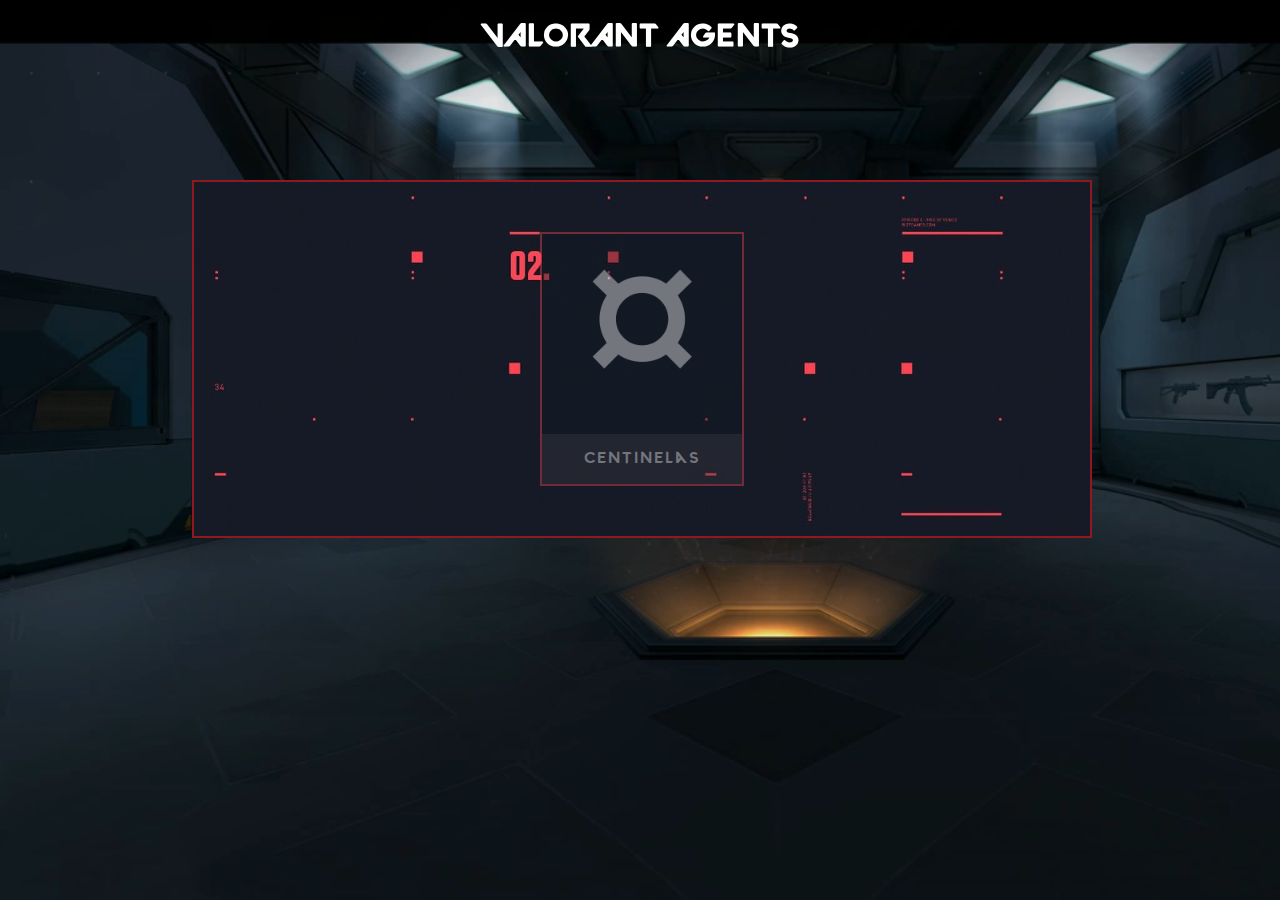
<file: index.html>
<!DOCTYPE html>
<html lang="en">
<head>
    <meta charset="UTF-8">
    <meta http-equiv="X-UA-Compatible" content="IE=edge">
    <meta name="viewport" content="width=device-width, initial-scale=1.0">
    <link rel="stylesheet" href="style.css">
    <link rel="icon" href="./images/icon.png">
    <title>Agentes</title>
</head>
<body>
    <h1>VALORANT AGENTS</h1>
    <div class="container">
        <a href="./centinelas/ceindex.html" class=" box op">
            <div class="class">
                <div class="img centinelas">
                </div>
            </div>
            <div class="bottom1">
                <p>Explora</p>
            </div>
            <div class="bottom2">
                <p>Centinelas</p>
            </div>
        </a>
    </div>
    <video src="./images/valoback.mp4" autoplay loop disablePictureInPicture></video>
</body>
</html>
</file>
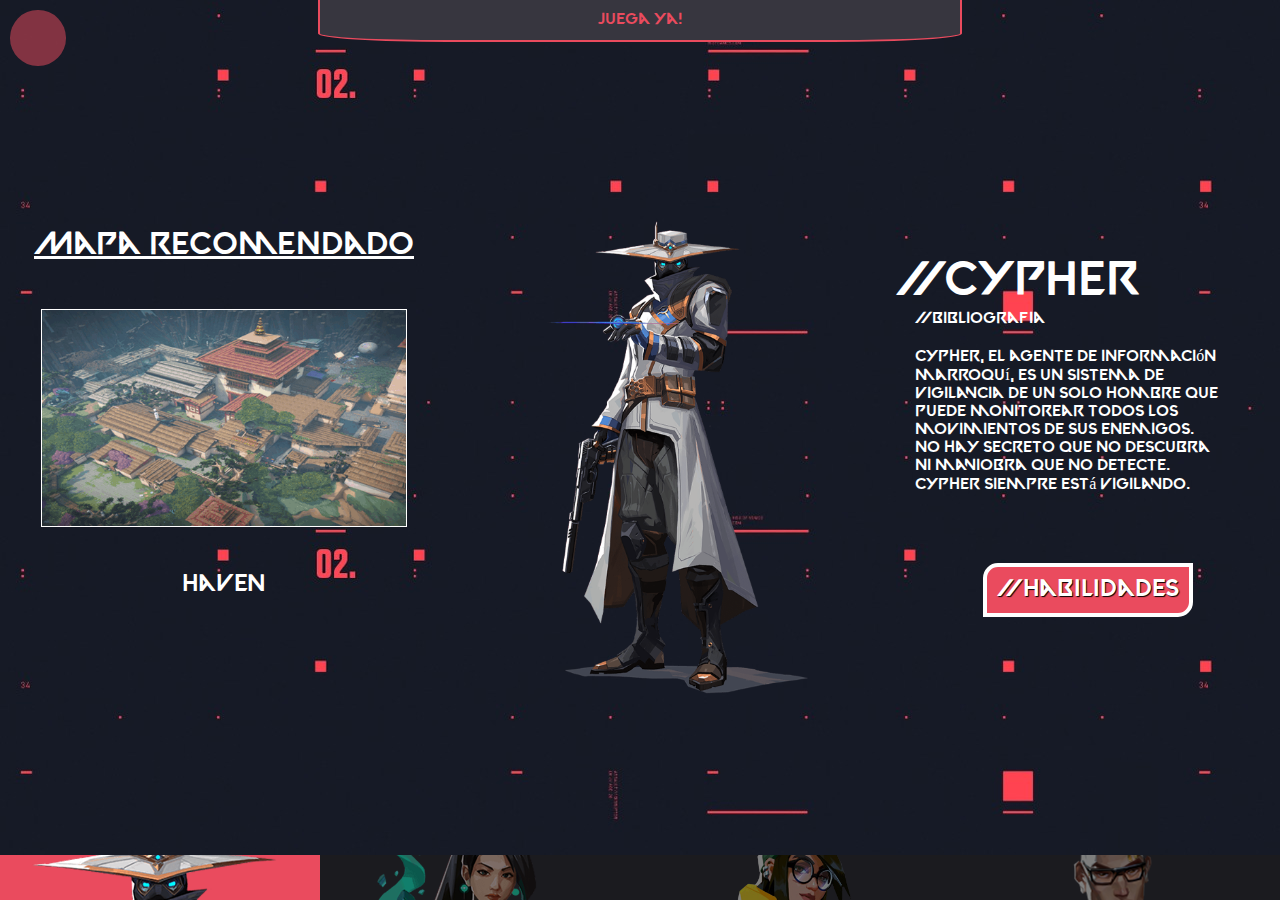
<file: centinelas/ceindex.html>
<!DOCTYPE html>
<html lang="en">
<head>
    <meta charset="UTF-8">
    <meta http-equiv="X-UA-Compatible" content="IE=edge">
    <meta name="viewport" content="width=device-width, initial-scale=1.0">
    <link rel="stylesheet" href="ceStyle.css">
    <link rel="stylesheet" href="https://use.fontawesome.com/releases/v5.15.4/css/all.css" integrity="sha384-DyZ88mC6Up2uqS4h/KRgHuoeGwBcD4Ng9SiP4dIRy0EXTlnuz47vAwmeGwVChigm" crossorigin="anonymous">
    <link rel="icon" href="../images/icon.png">
    <title>Valorant: Centinelas</title>
</head>
<body>
    <a class="back" href="../index.html"><i class="fas fa-arrow-left"></i></a>
        <a class="nav" href="https://playvalorant.com/es-es/download/" target="_blank">
            <p>Juega ya!</p>
        </a>
    <div class="container">
        <div class="box1">
            <div class="rec">
                <p>Mapa recomendado</p>
            </div>
            <div id="mapimg" class="mapimg">
            </div>
            <div id="mapnombre" class="mapnombre">
                <p>Haven</p>
            </div>
        </div>
        <!-- cypher pop -->
        <div id="popup1">
            <div id="h_1">
                    <button id="i1" class="abilityStyle"></button>
                    <button id="i2" class="abilityStyle"></button>
                    <button id="i3" class="abilityStyle"></button>
                    <button id="i4" class="abilityStyle"></button>
            </div>
            <div id="h_2">
                <div id="hvideo">
                    <video id="videocyp" autoplay loop src="https://assets.contentstack.io/v3/assets/bltb6530b271fddd0b1/blt9b7d004dc573791c/5ecad7e85e73766852c8ed8c/Cypher_C_v001_web.mp4"></video>
                </div>
                <div id="hdescripcion1">
                    <p>EQUIPA un cable trampa. DISPARA para colocar un cable trampa destructible y camuflado en la ubicación seleccionada que creará una línea entre ese lugar y la pared opuesta. Los jugadores enemigos que activen el cable trampa quedarán atados, revelados y aturdidos tras un momento si no destruyen el dispositivo a tiempo. Puedes recogerlo y VOLVER A COLOCARLO.   </p>
                </div>
            </div>
        </div>
        <!-- sage pop -->
        <div id="popup2">
            <div id="h_1">
                    <button id="s1" class="abilityStyle"></button>
                    <button id="s2" class="abilityStyle"></button>
                    <button id="s3" class="abilityStyle"></button>
                    <button id="s4" class="abilityStyle"></button>
            </div>
            <div id="h_2">
                <div id="hvideo">
                    <video id="videosage" autoplay loop src="https://assets.contentstack.io/v3/assets/bltb6530b271fddd0b1/blt4f4fdcc86da69972/5ecad872722d20585b2f4a44/Sage_Q_v001_web.mp4"></video>
                </div>
                <div id="hdescripcion2">
                    <p>EQUIPA un orbe de ralentización y DISPARA para lanzarlo. Este detonará al caer al suelo y creará un campo que permanecerá en la zona y ralentizará a los jugadores que estén dentro de él.</p>
                </div>
            </div>
        </div>
        <!-- kj popup -->
        <div id="popup3">
            <div id="h_1">
                    <button id="kj1" class="abilityStyle"></button>
                    <button id="kj2" class="abilityStyle"></button>
                    <button id="kj3" class="abilityStyle"></button>
                    <button id="kj4" class="abilityStyle"></button>
            </div>
            <div id="h_2">
                <div id="hvideo">
                    <video id="videokj" muted autoplay loop src="https://assets.contentstack.io/v3/assets/bltb6530b271fddd0b1/blt9a8fa11ac887550e/5f2203522f812a7c016f5651/AlarmBot_LowQuality.mp4"></video>
                </div>
                <div id="hdescripcion3">
                    <p>EQUIPA un Alarmabot encubierto. DISPARA para desplegar un bot que caza a los enemigos que entren en su alcance. Después de alcanzar a su objetivo, el bot explota, lo que inflige daño y aplica Vulnerable. MANTÉN PRESIONADO EQUIPAR para recuperar un bot desplegado.</p>
                </div>
            </div>
        </div>
        <!-- chamber popup -->
        <div id="popup4">
            <div id="h_1">
                    <button id="ch1" class="abilityStyle"></button>
                    <button id="ch2" class="abilityStyle"></button>
                    <button id="ch3" class="abilityStyle"></button>
                    <button id="ch4" class="abilityStyle"></button>
            </div>
            <div id="h_2">
                <div id="hvideo">
                    <video id="videochamber" autoplay loop src="https://assets.contentstack.io/v3/assets/bltb6530b271fddd0b1/bltc97eeaeb138d2155/618d9fb7867d1817d95f3b2b/VAL_broll_EP03-3_Chamber_Q.mp4"></video>
                </div>
                <div id="hdescripcion4">
                    <p>ACTÍVALA para equipar una pistola pesada. Presiona DISPARO SECUNDARIO con la pistola equipada para usar la mira.</p>
                </div>
            </div>
        </div>

        <div id="popup_fondo" onclick="popup_out()">
        </div>
        <div class="box2" id="box2">
        </div>
        <div class="box3">
            <div class="nombre" id="nombre">
                <p>//Cypher</p>
            </div>
            <div class="bibliotitulo">
                <p>//Bibliografia</p>
            </div>
            <div class="biblio" id="biblio">
                <p>Cypher, el agente de información marroquí, es un sistema de vigilancia de un solo hombre que puede monitorear todos los movimientos de sus enemigos. No hay secreto que no descubra ni maniobra que no detecte. Cypher siempre está vigilando.</p>
            </div>
            <div class="boton_habilidades botonStyle" id="btn_cypher">
                <a href="#" id="boton_cypher" onclick="cypher_hab()" >//Habilidades</a>
            </div>
            <div class="boton_habilidades2 botonStyle" id="btn_sage">
                <a href="#" id="" onclick="sage_hab()" >//Habilidades</a>
            </div>
            <div class="boton_habilidades3 botonStyle" id="btn_kj">
                <a href="#" id="" onclick="kj_hab()" >//Habilidades</a>
            </div>
            <div class="boton_habilidades4 botonStyle" id="btn_chamber">
                <a href="#" id="" onclick="chamber_hab()" >//Habilidades</a>
            </div>
        </div>
    </div>
    <footer>
        <div onclick="cypher()"  class="sel1 selStyle" id="sel1">
        </div>
        <div onclick="sage()" class="sel2 selStyle" id="sel2">
        </div>
        <div onclick="killjoy()" class="sel3 selStyle" id="sel3">
        </div>
        <div onclick="chamber()" class="sel4 selStyle" id="sel4">
        </div>
    </footer>
    <script src="../scripts/script.js"></script>
</body>
</html>
</file>
<file: style.css>
html body{
    margin: 0;
    padding: 0;
    box-sizing: border-box;
    font-family: valorantfont;
    color: white;
}

@font-face {
    font-family: valorantfont;
    src: url(./@font-face/valorantfont.ttf);
}


video{
    display: none;
}

body{
    width: 100vw;
    height: 100vh;
    background-image: url(./images/fondocelu.jpg);
}

video{
    position: fixed;
    min-width: 100%;
    min-height: 100%;
}

h1{
    width: 100%;
    font-size: 2rem;
    position: absolute;
    display: inline-block;
    text-align: center;
    color: white;
    z-index: 2;
    
}

.container{
    position: fixed;
    z-index: 1;
    display: flex;
    justify-content: space-around;
    align-items: center;
    border: 2px solid rgba(143, 24, 34, 0);
    top: 30%;
    left: 15%;
    width: 70vw;
    height: 40vh;
    background-image:none;
}

.op{
    transition: 0.3s;
    opacity: calc(0.4);
}

.op:hover{
    opacity: calc(1);
}

a{
    text-decoration: none;
    color: white;
}

.box{
    display: flex;
    flex-direction: column;
    width: 300px;
    height: 350px;
    background-color: rgba(15,25,34,255);
    border: 2px solid rgba(255,70,86,255);
}

.class{
    display: flex;
    width: 100%;
    height: 80%;

}

.img{
    display: flex;
    width: 50%;
    height: 60%;
    align-self: center;
    margin: auto;
    background-repeat: no-repeat;
    background-size: contain;
}

.centinelas{
    background-image: url(./images/centinela.png);
}

.bottom1{
    display: flex;
    width: 100%;
    height: 10%;
    background-color: rgba(26, 42, 116, 0);
    transition: 0.3s;
    justify-content: center;
    align-items: center;
}

.bottom1 p{
    display: flex;
    text-align: center;
    color: rgba(255, 255, 255, 0);
}

.op:hover > .bottom1 p{
    animation-duration: 0.8s;
    animation-name: bottom1p;
    animation-fill-mode: forwards;
}

.op:hover > .bottom1{
    animation-duration: 0.5s;
    animation-name: bottom1;
    animation-fill-mode: forwards;
}


.bottom1 p::after{
    content: " >";
    margin-left: 5px;
}

.bottom2{
    display: flex;
    letter-spacing: 2px;
    width: 100%;
    height: 20%;
    background-color: rgb(55, 54, 63);
    justify-content: center;
    align-items: center;
}

.bottom2 p{
    display: flex;
    text-align: center;
}

@keyframes bottom1{
    0% {
        background-color: rgba(55, 54, 63, 0);
        outline: 0px solid rgba(255,70,86,255);
        border-bottom: 0px solid rgba(255,70,86,255);
    }
    
    20% {
        background-color: rgba(55, 54, 63, 0);
        outline: 0px solid rgba(255,70,86,255);
        border-bottom: 0px solid rgba(255,70,86,255);
    }

    70% {
        background-color: rgba(55, 54, 63, 0);
        outline: 0px solid rgba(255,70,86,255);
        border-bottom: 0px solid rgba(255,70,86,255);
    }
    

    100% {
        background-color: rgb(55, 54, 63);
        outline: 2px solid rgba(255,70,86,255);
        border-bottom: 2px solid rgba(255,70,86,255);
    }    
}

@keyframes bottom1p{
    0% {
        color: rgba(255, 255, 255, 0);
    }
    
    20% {
        color: rgba(255, 255, 255, 0);
    }

    70% {
        color: rgba(255, 255, 255, 0);
    }
    

    100% {
        color: rgba(255, 255, 255, 255);
    }    
}

@media (min-width: 768px) {

    .container{
        position: fixed;
        z-index: 1;
        display: flex;
        justify-content: space-around;
        align-items: center;
        border: 2px solid rgb(143, 24, 34);
        top: 20%;
        left: 15%;
        width: 70vw;
        height: fit-content;
        background-image: url(./images/pattern.jpg);
    }
    
    .box{
        display: flex;
        margin: 20px 0;
        flex-direction: column;
        width: 200px;
        height: 250px;
        background-color: rgba(15,25,34,255);
        border: 2px solid rgba(255,70,86,255);
    }

}



@media (min-width: 1024px) {

    video{
        display: flex;
    }

    h1{
        width: 100%;
        font-size: 2rem;
        position: absolute;
        display: inline-block;
        text-align: center;
        color: white;
        z-index: 2;
        
    }
    
    .container{
        position: fixed;
        z-index: 1;
        display: flex;
        justify-content: space-around;
        align-items: center;
        border: 2px solid rgb(143, 24, 34);
        top: 20%;
        left: 15%;
        width: 70vw;
        height: fit-content;
        background-image: url(./images/pattern.jpg);
    }
    
    .op{
        transition: 0.3s;
        opacity: calc(0.4);
    }
    
    .op:hover{
        opacity: calc(1);
    }
    
    a{
        text-decoration: none;
        color: white;
    }
    
    .box{
        display: flex;
        margin: 50px 0;
        flex-direction: column;
        width: 300px;
        height: 350px;
        background-color: rgba(15,25,34,255);
        border: 2px solid rgba(255,70,86,255);
    }
    
    .class{
        display: flex;
        width: 100%;
        height: 80%;
    
    }
    
    .img{
        display: flex;
        width: 50%;
        height: 60%;
        align-self: center;
        margin: auto;
        background-repeat: no-repeat;
        background-size: contain;
    }
    
    .centinelas{
        background-image: url(./images/centinela.png);
    }
    
    .bottom1{
        display: flex;
        width: 100%;
        height: 10%;
        background-color: rgba(26, 42, 116, 0);
        transition: 0.3s;
        justify-content: center;
        align-items: center;
    }
    
    .bottom1 p{
        display: flex;
        text-align: center;
        color: rgba(255, 255, 255, 0);
    }
    
    .op:hover > .bottom1 p{
        animation-duration: 0.8s;
        animation-name: bottom1p;
        animation-fill-mode: forwards;
    }
    
    .op:hover > .bottom1{
        animation-duration: 0.5s;
        animation-name: bottom1;
        animation-fill-mode: forwards;
    }
    
    
    .bottom1 p::after{
        content: " >";
        margin-left: 5px;
    }
    
    .bottom2{
        display: flex;
        letter-spacing: 2px;
        width: 100%;
        height: 20%;
        background-color: rgb(55, 54, 63);
        justify-content: center;
        align-items: center;
    }
    
    .bottom2 p{
        display: flex;
        text-align: center;
    }

}

@media (min-width: 1024px) {

    .container{
        position: fixed;
        z-index: 1;
        display: flex;
        justify-content: space-around;
        align-items: center;
        border: 2px solid rgb(143, 24, 34);
        top: 20%;
        left: 15%;
        width: 70vw;
        height: fit-content;
        background-image: url(./images/pattern.jpg);
    }
    
    .box{
        display: flex;
        margin: 50px 0;
        flex-direction: column;
        width: 200px;
        height: 250px;
        background-color: rgba(15,25,34,255);
        border: 2px solid rgba(255,70,86,255);
    }

}

@media (min-width: 1440px){

    .container{
        top: 30%;
    }

}
</file>
<file: centinelas/ceStyle.css>
@font-face {
        font-family: Valorant;
        src: url(../@font-face/valorantfont.ttf);
    }
    
    html body{
        width: 100vw;
        height: fit-content;
        box-sizing: border-box;
        margin: 0;
        padding: 0;
        background-image: url(../images/pattern.jpg);
        font-family: Valorant;
        color: white;
    }
    
    .back{
        display: flex;
        position: fixed;
        color: white;
        font-size: 1.5rem;
        align-items: center;
        justify-content: center;
        text-decoration: none;
        padding: 1%;
        margin: 10px;
        width: 30px;
        height: 30px;
        transition: 0.2s;
        background-color: rgba(234, 75, 94, 0.513);
        border-radius: 50%;
    }
    

    .container{
        display: flex;
        flex-direction: column;
        width: 100%;
        height: 90%;
        justify-content: space-between;
    }

    .box1{
        display: flex;
        flex-direction: column;
        margin: auto;
        height: fit-content;
        width: 90%;
        height: 300px;
        text-align: center;
        order: 3;
        height: fit-content;
        margin-bottom:75px;
    }

    .rec{
        display: flex;
        font-size: 2rem;
        height: fit-content;
        text-decoration: white underline;
        align-self: center;
        text-align: center;
    }

    .mapimg{
        height: 150px;
        background-color: #fff;
        display: flex;
        width: 95%;
        border: 1px solid white;
        background-image: url(../images/haven.png);
        background-position: center;
        background-size: cover;
        transition: 0.5s;
    }

    .mapnombre{
        font-size: 1.7rem;
        margin: 27px 0;
    }

    .box2{
        display: flex;
        margin-top: 5vh;
        width: 350px;
        order: 1;
        height: 500px;
        margin: auto;
        background-image: url(../images/cypher.png);
        background-position: center;
        background-repeat: no-repeat;
        background-size: contain;
        transition: 0.3s;
    }

    .box3{
        display: flex;
        margin-top: 10px;
        height: fit-content;
        width: 100%;
        display: flex;
        flex-direction: column;
        justify-content: center;
        order: 2;
        text-align: center;
    }
    
    footer{
        display: flex;
        bottom: 0;
        position: fixed;
        background-color: black;
        width: 100%;
        height: 7%;
        margin:0;
    }

    .selStyle{
        display: flex;
        width: 25%;
        height: 100%;
        background-size: cover;
        background-position: center;
        transition: 0.3s;
    }
    
    .sel1{
        background-image: url(../images/cypher2.png);
        background-color: rgb(234,75,94);
    }
    
    .sel2{
        background-image: url(../images/sage2.png);
        background-color: rgb(55, 54, 63);
        opacity: 0.5;
    }
    
    .sel3{
        background-image: url(../images/killjoy2.png);
        background-color: rgb(55, 54, 63);
        opacity: 0.5;
    }
    
    .sel4{
        background-image: url(../images/chamber2.png);
        background-color: rgb(55, 54, 63);
        opacity: 0.5;
    }

    .nombre{
        width: 100%;
        margin-left: 0%;
        font-size: 3rem;
        justify-content: center;
        margin:0;
    }

    .nombre p{
        margin: auto;
    }

    .nav{
        display: flex;
        width: 50%;
        height: 40px;
        margin: auto;
        margin-bottom: 10px;
        background-color: rgb(55, 54, 63);
        border-bottom-left-radius: 20%;
        border-bottom-right-radius: 20%;
        border: 2px solid rgb(234,75,94);
        border-top: 0px;
        justify-content: center;
        align-items: center;
    }

    .nav{
        font-size: 1rem;
        display: flex;
        color: rgb(234,75,94);
        text-decoration: none;
        transition: 0.2s;
    }

        
    .nav:hover{
        transform: scale(1.1);
    }


    .botonStyle{
        display: flex;
        margin-top: 5vh;
        height: fit-content;
        width: fit-content;
        padding: 10px;
        border-top-left-radius: 15px;
        border-bottom-right-radius: 15px;
        justify-self: center;
        align-self: center;
        margin: 50px;
    }

    .botonStyle:hover{
        background-color: rgb(186, 56, 71);
    }
 

    .botonStyle a{
        display: flex;
        width: 100%;
        height: 100%;
        font-size: 1.5rem;
        font-style: none;
        color: rgb(255, 255, 255);
        justify-content: center;
        align-items: center;
        text-shadow: rgb(0, 0, 0) 1px 1px 1px;
        text-decoration: none;
    }


    .boton_habilidades{
        background-color: rgb(234,75,94);
        border: 4px solid rgb(255, 255, 255);
    }
    

    
    .boton_habilidades2{
        display: none;
        background-color: rgb(234,75,94);
        border: 4px solid rgb(255, 255, 255);
    }
    
    
    .boton_habilidades3{
        display: none;
        background-color: rgb(234,75,94);
        border: 4px solid rgb(255, 255, 255);
    }
    
    
    .boton_habilidades4{
        display: none;
        background-color: rgb(234,75,94);
        border: 4px solid rgb(255, 255, 255);
    }
    

    .biblio{
        display: flex;
        width: 100%;
        margin-left: 5%;
        margin-bottom: 5%;
        font-size: 1rem;
        text-align: start;
        margin: auto;
    }

    .bibliotitulo{
        display: flex;
        font-size: 1.5rem;
        margin-left: 30px;
    }
    
    .biblio{
        display: flex;
        width: 80%;
        height: fit-content;
        font-size: 1rem;
        justify-self: center;
    }

    #popup_fondo{
        display: none;
        margin-top: -50px;
        position: fixed;
        background-color: rgba(0, 0, 0, 0.452);
        width: 100%;
        height: 100vh;
        z-index: 1;
    }

    #popup1,
    #popup2,
    #popup3,
    #popup4{
        position: fixed;
        display: none;
        width: 80vw;
        height: fit-content;
        background-color: rgb(31, 25, 25);
        border: 4px solid rgb(255, 255, 255);
        border-top-left-radius: 20px;
        border-bottom-right-radius: 20px;
        z-index: 10;
        align-items: center;
        justify-content: space-evenly;
        flex-direction: column;
        flex-flow: column-reverse;
        align-self: center;
    }

    #hdescripcion1,
    #hdescripcion2,
    #hdescripcion3,
    #hdescripcion4{
        display: flex;
        justify-content: center;
        align-items: center;
        text-align: center;
        width: 90%;
        background-color: rgb(98, 85, 85);
        font-size: 0.6rem;
        border: 3px solid rgb(255, 255, 255);
        border-top-left-radius: 20px;
        border-bottom-right-radius: 20px;
        padding: 10px;
        height: fit-content;
        margin: 25px 0;
    }

    #hvideo{
        width: fit-content;
        height: fit-content;
        background-image:none;
        margin-top: 1vh;
    }

    video{
        width: 100%;
        height: 100%;
        border: 2px solid white;
        border-top-left-radius: 20px;
        border-bottom-right-radius: 20px;
        
    }

    #h_2{
        display: flex;
        flex-direction: column;
        width: 90%;
        height: 80%;
        background-color: rgb(31, 25, 25);
        justify-content: space-evenly;
        align-items: center;
    }

    #h_1{
        display: flex;
        flex-direction: row;
        width: 90%;
        height: 100px;
        justify-content: space-between;
    }

    .abilityStyle{
        width: 60px;
        height: 60px;
        background-position: center;
        background-repeat: no-repeat;
        border: 1px solid black;
        background-size: 50%;
    }
    
    #i1{
        background-image: url(../images/icons/cypher/c.png);
        background-color: rgb(234,75,94);
    }
    
    #i2{
        background-image: url(../images/icons/cypher/q.png);
        background-color: rgb(46, 38, 38);
    }
    
    #i3{
        background-image: url(../images/icons/cypher/e.png);
        background-color: rgb(46, 38, 38);
    }
    
    #i4{
        background-image: url(../images/icons/cypher/x.png);
        background-color: rgb(46, 38, 38);
    }

    #s1{
        background-image: url(../images/icons/sage/bola.png);
        background-color: rgb(234,75,94);
    }
    
    #s2{
        background-image: url(../images/icons/sage/cura.png);
        background-color: rgb(46, 38, 38);
    }
    
    #s3{
        background-image: url(../images/icons/sage/muro.png);
        background-color: rgb(46, 38, 38);
    }
    
    #s4{
        background-image: url(../images/icons/sage/ult.png);
        background-color: rgb(46, 38, 38);
    }

    #kj1{
        background-image: url(../images/icons/kj/killjoy_q.png);
        background-color: rgb(234,75,94);
    }
    
    #kj2{
        background-image: url(../images/icons/kj/Turret.png);
        background-color: rgb(46, 38, 38);
    }
    
    #kj3{

        background-image: url(../images/icons/kj/nano.png);
        background-color: rgb(46, 38, 38);
    }
    
    #kj4{
        background-image: url(../images/icons/kj/Lockdown.png);
        background-color: rgb(46, 38, 38);
    }


    #ch1{
        background-image: url(../images/icons/chamber/chambq.png);
        background-color: rgb(234,75,94);
    }
    
    #ch2{
        background-image: url(../images/icons/chamber/tp.png);
        background-color: rgb(46, 38, 38);
    }
    
    #ch3{
        background-image: url(../images/icons/chamber/trap.png);
        background-color: rgb(46, 38, 38);
    }
    
    #ch4{
        background-image: url(../images/icons/chamber/ult.png);
        background-color: rgb(46, 38, 38);
    }














    /* ||||||||||||||||||||||||||||||||||||||||||||||| */




@media (min-width: 768px){

    #popup1,
    #popup2,
    #popup3,
    #popup4{
        width: 60vw;
    }

    #hdescripcion1,
    #hdescripcion2,
    #hdescripcion3,
    #hdescripcion4{
        font-size: 0.7rem;
    }

    #h_2{
        display: flex;
        flex-direction: column;
        width: 90%;
        height: 80%;
        background-color: rgb(31, 25, 25);
        justify-content: space-evenly;
        align-items: center;
    }

    #h_1{
        display: flex;
        flex-direction: row;
        width: 90%;
        height: 100px;
        justify-content: space-between;
    }

    .abilityStyle{
        width: 80px;
        height: 80px;
        background-position: center;
        background-repeat: no-repeat;
        border: 1px solid black;
        background-size: 50%;
    }
}




@media (min-width: 1024px){
    
    html body{
        width: 100vw;
        height: 100vh;
        box-sizing: border-box;
        margin: 0;
        padding: 0;
        background-image: url(../images/pattern.jpg);
        font-family: Valorant;
        color: white;
    }
    
    .back{
        display: flex;
        flex-direction: column;
        position: fixed;
        color: white;
        font-size: 2rem;
        padding: 1%;
        margin: 10px;
        width: 30px;
        height: 30px;
        transition: 0.2s;
        background-color: rgba(234, 75, 94, 0.513);
        border-radius: 50%;
    }
    
    a{
        text-decoration: none;
    }
    
    .back:hover{
        transform: scale(1.1);
        color: rgb(234,75,94);
    }
    

    
    .container{
        display: flex;
        flex-direction: row;
        width: 100%;
        height: 90%;
        justify-content: center;
        align-items: center;
    }
    
    .box1{
        display: flex;
        flex-direction: column;
        height: 80vh;
        width: 30%;
        justify-content: center;
        align-items: center;
        order: 1;
    }
    
    .rec{
        display: flex;
        font-size: 2rem;
        text-decoration: white underline;
    }
    
    .mapimg{
        display: flex;
        justify-content: space-evenly;
        margin-top: 5vh;
        margin-bottom: 2vh;
        display: flex;
        width: 95%;
        height: 30%;
        border: 1px solid white;
        background-image: url(../images/haven.png);
        background-position: center;
        background-size: cover;
        transition: 0.5s;
    }
    
    .mapnombre{
        display: flex;
        font-size: 1.5rem;
    }
    
    .box2{
        display: flex;
        height: 500px;
        width: 30%;
        background-image: url(../images/cypher.png);
        background-position: center;
        background-repeat: no-repeat;
        background-size: contain;
        transition: 0.3s;
    }
    
    footer{
        display: flex;
        position: fixed;
        background-color: black;
        width: 100%;
        height: 5%;
    }
    
    .sel1{
        display: flex;
        width: 25%;
        height: 100%;
        background-image: url(../images/cypher2.png);
        background-size: cover;
        background-position: center;
        background-color: rgb(234,75,94);
        transition: 0.3s;
    }
    
    .sel2{
        display: flex;
        width: 25%;
        height: 100%;
        background-image: url(../images/sage2.png);
        background-size: cover;
        background-position: center;
        background-color: rgb(55, 54, 63);
        transition: 0.3s;
        opacity: 0.5;
    }
    
    .sel3{
        display: flex;
        width: 25%;
        height: 100%;
        background-image: url(../images/killjoy2.png);
        background-size: cover;
        background-position: center;
        background-color: rgb(55, 54, 63);
        transition: 0.3s;
        opacity: 0.5;
    }
    
    .sel4{
        display: flex;
        width: 25%;
        height: 100%;
        background-image: url(../images/chamber2.png);
        background-size: cover;
        background-position: center;
        background-color: rgb(55, 54, 63);
        transition: 0.3s;
        opacity: 0.5;
    }
    
    p{
        margin: 0;
    }
    
    .box3{
        display: flex;
        height: fit-content;
        width: 30%;
        display: flex;
        flex-direction: column;
        justify-content: center;
    }
    
    .nombre{
        width: fit-content;
    }
    
    .bibliotitulo{
        display: flex;
        width: 2%;
        margin-left: 5%;
        margin-bottom: 5%;
        font-size: 1rem;
    }
    
    .biblio{
        display: flex;
        width: 80%;
        margin-left: 5%;
        margin-bottom: 5%;
        font-size: 1rem;
    }

    .botonStyle{
        width: fit-content;
        padding: 10px;
        border-top-left-radius: 15px;
        border-bottom-right-radius: 15px;
        justify-self: center;
        align-self: center;
        margin: 50px;
        width: fit-content;
    }
    
    .boton_habilidades{
        display: flex;
        margin-top: 5vh;
        height: fit-content;
        background-color: rgb(234,75,94);
        border: 4px solid rgb(255, 255, 255);
        border-top-left-radius: 15px;
        border-bottom-right-radius: 15px;
        justify-self: center;
        align-self: center;
        margin: 50px;
    }
    
    .boton_habilidades a{
        display: flex;
        width: 100%;
        height: 100%;
        font-size: 1.5rem;
        font-style: none;
        color: rgb(255, 255, 255);
        justify-content: center;
        align-items: center;
        text-shadow: rgb(0, 0, 0) 1px 1px 1px;
    }
    
    #popup1,
    #popup2,
    #popup3,
    #popup4{
        position: fixed;
        display: none;
        flex-direction: row;
        width: 60vw;
        height: 70vh;
        background-color: rgb(31, 25, 25);
        border: 4px solid rgb(255, 255, 255);
        border-top-left-radius: 20px;
        border-bottom-right-radius: 20px;
        z-index: 10;
        align-items: center;
        justify-content: space-around;
    }
    
    #h_1{
        display: flex;
        flex-direction: column;
        width: 15%;
        height: 90%;
        justify-content: space-between;
    }
    
    #i1{
        width: 100%;
        height: 22%;
        background-image: url(../images/icons/cypher/c.png);
        background-color: rgb(234,75,94);
        background-position: center;
        background-repeat: no-repeat;
        border: 1px solid black;
        background-size: 50%;
    }
    
    #i2{
        width: 100%;
        height: 22%;
        background-image: url(../images/icons/cypher/q.png);
        background-color: rgb(46, 38, 38);
        background-position: center;
        background-repeat: no-repeat;
        border: 1px solid black;
        background-size: 50%;
    }
    
    #i3{
        width: 100%;
        height: 22%;
        background-image: url(../images/icons/cypher/e.png);
        background-color: rgb(46, 38, 38);
        background-position: center;
        background-repeat: no-repeat;
        border: 1px solid black;
        background-size: 50%;
    }
    
    #i4{
        width: 100%;
        height: 22%;
        background-image: url(../images/icons/cypher/x.png);
        background-color: rgb(46, 38, 38);
        background-position: center;
        background-repeat: no-repeat;
        border: 1px solid black;
        background-size: 50%;
    }
    
    #s1{
        width: 100%;
        height: 22%;
        background-image: url(../images/icons/sage/bola.png);
        background-color: rgb(234,75,94);
        background-position: center;
        background-repeat: no-repeat;
        border: 1px solid black;
        background-size: 50%;
    }
    
    #s2{
        width: 100%;
        height: 22%;
        background-image: url(../images/icons/sage/cura.png);
        background-color: rgb(46, 38, 38);
        background-position: center;
        background-repeat: no-repeat;
        border: 1px solid black;
        background-size: 50%;
    }
    
    #s3{
        width: 100%;
        height: 22%;
        background-image: url(../images/icons/sage/muro.png);
        background-color: rgb(46, 38, 38);
        background-position: center;
        background-repeat: no-repeat;
        border: 1px solid black;
        background-size: 50%;
    }
    
    #s4{
        width: 100%;
        height: 22%;
        background-image: url(../images/icons/sage/ult.png);
        background-color: rgb(46, 38, 38);
        background-position: center;
        background-repeat: no-repeat;
        border: 1px solid black;
        background-size: 50%;
    }
    
    #kj1{
        width: 100%;
        height: 22%;
        background-image: url(../images/icons/kj/killjoy_q.png);
        background-color: rgb(234,75,94);
        background-position: center;
        background-repeat: no-repeat;
        border: 1px solid black;
        background-size: 50%;
    }
    
    #kj2{
        width: 100%;
        height: 22%;
        background-image: url(../images/icons/kj/Turret.png);
        background-color: rgb(46, 38, 38);
        background-position: center;
        background-repeat: no-repeat;
        border: 1px solid black;
        background-size: 50%;
    }
    
    #kj3{
        width: 100%;
        height: 22%;
        background-image: url(../images/icons/kj/nano.png);
        background-color: rgb(46, 38, 38);
        background-position: center;
        background-repeat: no-repeat;
        border: 1px solid black;
        background-size: 50%;
    }
    
    #kj4{
        width: 100%;
        height: 22%;
        background-image: url(../images/icons/kj/Lockdown.png);
        background-color: rgb(46, 38, 38);
        background-position: center;
        background-repeat: no-repeat;
        border: 1px solid black;
        background-size: 50%;
    }
    
    #ch1{
        width: 100%;
        height: 22%;
        background-image: url(../images/icons/chamber/chambq.png);
        background-color: rgb(234,75,94);
        background-position: center;
        background-repeat: no-repeat;
        border: 1px solid black;
        background-size: 50%;
    }
    
    #ch2{
        width: 100%;
        height: 22%;
        background-image: url(../images/icons/chamber/tp.png);
        background-color: rgb(46, 38, 38);
        background-position: center;
        background-repeat: no-repeat;
        border: 1px solid black;
        background-size: 50%;
    }
    
    #ch3{
        width: 100%;
        height: 22%;
        background-image: url(../images/icons/chamber/trap.png);
        background-color: rgb(46, 38, 38);
        background-position: center;
        background-repeat: no-repeat;
        border: 1px solid black;
        background-size: 50%;
    }
    
    #ch4{
        width: 100%;
        height: 22%;
        background-image: url(../images/icons/chamber/ult.png);
        background-color: rgb(46, 38, 38);
        background-position: center;
        background-repeat: no-repeat;
        border: 1px solid black;
        background-size: 50%;
    }
    
    #h_2{
        display: flex;
        flex-direction: column;
        width: 75%;
        height: 90%;
        background-color: rgb(46, 38, 38);
        justify-content: space-evenly;
        align-items: center;
    }
    
    #hvideo{
        width: fit-content;
        height: 60%;
        background-image: url(../images/load.jpg);
        background-position: center;
        background-repeat: no-repeat;
        background-size: cover;
    }
    
   video{
        width: 100%;
        height: 100%;
        outline: 2px solid white;
    }

    #hdescripcion1,
    #hdescripcion2,
    #hdescripcion3,
    #hdescripcion4{
        display: flex;
        justify-content: center;
        align-items: center;
        text-align: center;
        width: 90%;
        height: 15%;
        background-color: rgb(98, 85, 85);
        font-size: 0.6rem;
        border: 3px solid rgb(255, 255, 255);
        border-top-left-radius: 20px;
        border-bottom-right-radius: 20px;
    }
    
    #hdescripcion1 p{
        margin: 20px;
    }
    
    #popup_fondo{
        display: none;
        position: fixed;
        background-color: rgba(0, 0, 0, 0.452);
        width: 100vw;
        height: 100vh;
        z-index: 1;
    }
}

@media (min-width:1440px){

    .nav{
        font-size: 1.7rem;

    }

    .box2{
        height: 750px;
    }

    .botonStyle{
        margin: 50px;
    }

    .boton_habilidades a{
        font-size: 2rem;
    }

    #hdescripcion1,
    #hdescripcion2,
    #hdescripcion3,
    #hdescripcion4{
        font-size: 0.8rem;
    }

    .back{
        width: 70px;
        height: 70px;
        font-size: 3rem;
    }
    
}
</file>
